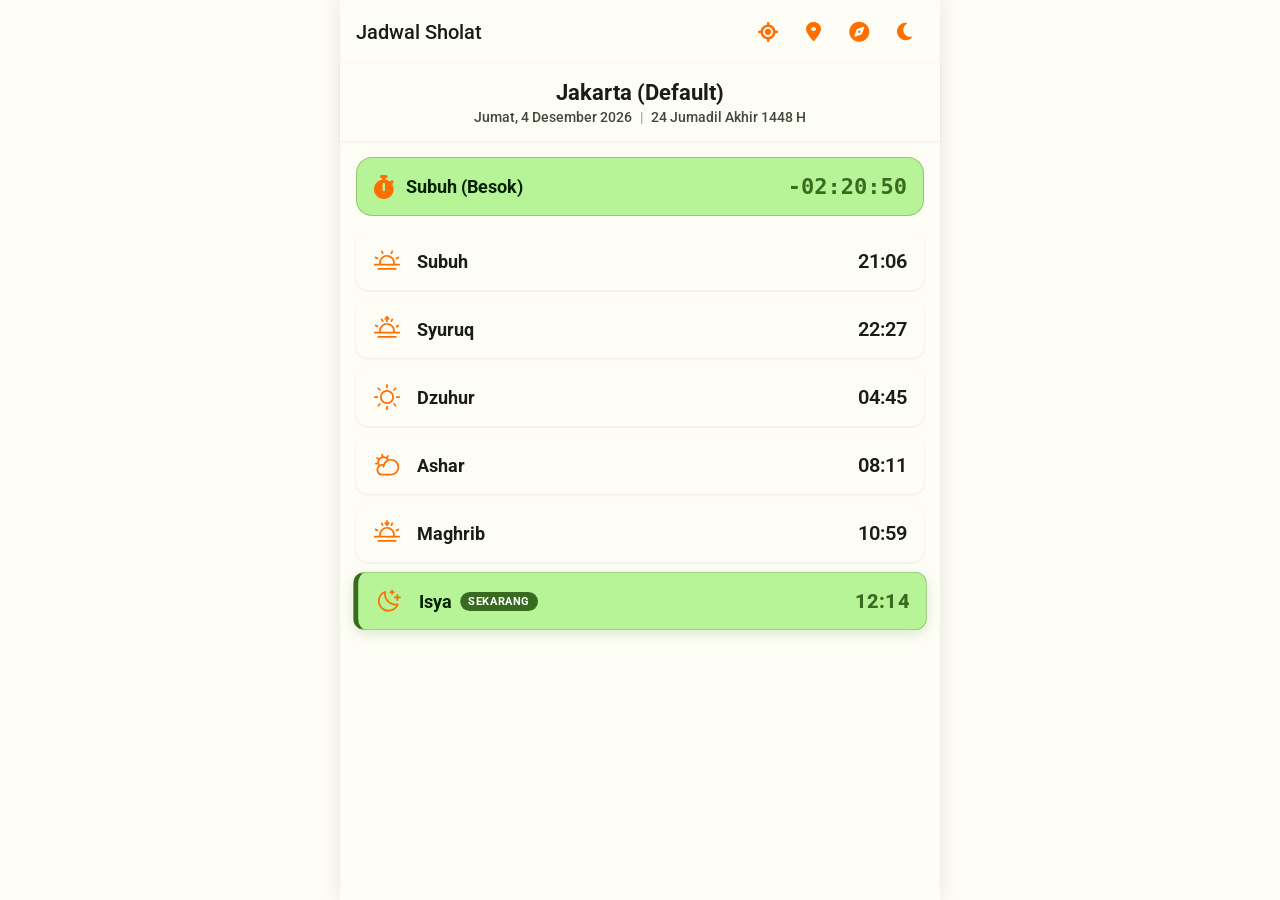
<file: index.html>
<!DOCTYPE html>
<html lang="id">
<head>
    <meta charset="UTF-8">
    <meta name="viewport" content="width=device-width, initial-scale=1.0, maximum-scale=1.0, user-scalable=no">
    <meta name="description" content="Aplikasi Jadwal Sholat Indonesia offline & presisi dengan kalkulasi Kemenag RI, kompas arah kiblat, dan tanggal Hijriah.">
    <meta name="theme-color" content="#386A20">
    <title>Jadwal Sholat Indonesia</title>
    <link rel="manifest" href="manifest.json">
    <link rel="apple-touch-icon" href="icons/icon-192.svg">
    <link rel="stylesheet" href="css/style.css">
    <!-- Font Awesome for AppBar icons -->
    <link rel="stylesheet" href="https://cdnjs.cloudflare.com/ajax/libs/font-awesome/6.4.0/css/all.min.css">
    <link href="https://fonts.googleapis.com/css2?family=Roboto:wght@400;500;700;900&display=swap" rel="stylesheet">
    <script src="js/adhan.js"></script>
</head>
<body>
    <div id="app">
        <header class="app-bar">
            <h1>Jadwal Sholat</h1>
            <div class="actions">
                <button id="btn-gps" title="Gunakan GPS"><i class="fas fa-location-crosshairs"></i></button>
                <button id="btn-manual" title="Pilih Kota Manual"><i class="fas fa-location-dot"></i></button>
                <button id="btn-qibla" title="Arah Kiblat"><i class="fas fa-compass"></i></button>
                <button id="btn-theme" title="Ganti Tema"><i class="fas fa-moon"></i></button>
            </div>
        </header>

        <main id="content" class="hidden">
            <div class="info-header">
                <h2 id="city-name">Memuat Lokasi...</h2>
                <div class="date-row">
                    <span id="gregorian-date"></span>
                    <span class="divider">|</span>
                    <span id="hijri-date"></span>
                </div>
            </div>

            <div id="countdown-widget" class="countdown-card hidden">
                <i class="fas fa-stopwatch countdown-icon"></i>
                <span id="next-prayer-name" class="next-prayer">Menuju...</span>
                <span class="spacer"></span>
                <span id="countdown-timer" class="timer">00:00:00</span>
            </div>

            <div id="prayer-list" class="prayer-list">
                <!-- Prayer cards will be injected here -->
            </div>
        </main>

        <div id="loading" class="loading">
            <div class="spinner"></div>
            <p>Memuat Jadwal Sholat...</p>
        </div>
    </div>

    <!-- Modal Cari Kota -->
    <div id="city-modal" class="modal-overlay hidden">
        <div class="modal-card">
            <div class="modal-header">
                <h3><i class="fas fa-city"></i> Pilih Kota</h3>
                <button id="btn-close-modal" class="btn-close" title="Tutup"><i class="fas fa-xmark"></i></button>
            </div>
            <form id="city-form" class="modal-body">
                <div class="input-group">
                    <input type="text" id="city-input" placeholder="Ketik nama kota (misal: Bandung)" autocomplete="off" required />
                    <button type="submit" class="btn-primary"><i class="fas fa-search"></i> Cari</button>
                </div>
                <div class="quick-cities">
                    <span class="quick-title">Kota Populer:</span>
                    <div class="chips-container">
                        <button type="button" class="chip-btn" data-city="Jakarta">Jakarta</button>
                        <button type="button" class="chip-btn" data-city="Bandung">Bandung</button>
                        <button type="button" class="chip-btn" data-city="Surabaya">Surabaya</button>
                        <button type="button" class="chip-btn" data-city="Yogyakarta">Yogyakarta</button>
                        <button type="button" class="chip-btn" data-city="Medan">Medan</button>
                        <button type="button" class="chip-btn" data-city="Makassar">Makassar</button>
                    </div>
                </div>
            </form>
        </div>
    </div>

    <!-- Modal Arah Kiblat -->
    <div id="qibla-modal" class="modal-overlay hidden">
        <div class="modal-card">
            <div class="modal-header">
                <h3><i class="fas fa-compass"></i> Arah Kiblat</h3>
                <button id="btn-close-qibla" class="btn-close" title="Tutup"><i class="fas fa-xmark"></i></button>
            </div>
            <div class="modal-body qibla-body">
                <div class="qibla-info">
                    <span id="qibla-degree" class="qibla-degree">--°</span>
                    <span id="qibla-direction-text" class="qibla-label">--</span>
                </div>
                <div class="compass-wrapper">
                    <div class="crosshair-v" title="Garis Acuan Vertikal Layar"></div>
                    <div class="crosshair-h" title="Garis Acuan Horisontal Layar"></div>
                    <div class="crosshair-center"></div>
                    <div id="compass-dial" class="compass-dial">
                        <span class="compass-mark north">U <small>0°</small></span>
                        <span class="compass-mark east">T <small>90°</small></span>
                        <span class="compass-mark south">S <small>180°</small></span>
                        <span class="compass-mark west">B <small>270°</small></span>
                        <div id="qibla-pointer-line" class="qibla-pointer-line"></div>
                        <div id="kaaba-pointer" class="kaaba-pointer" title="Ka'bah">
                            <i class="fas fa-kaaba"></i>
                        </div>
                    </div>
                </div>
                <div class="sensor-toggle-container">
                    <label class="toggle-label">
                        <input type="checkbox" id="chk-live-compass">
                        <span>Gunakan Sensor Kompas HP (Live)</span>
                    </label>
                </div>
                <p class="qibla-hint"><i class="fas fa-circle-info"></i> Mode Statis: Utara (0°/Atas), Timur (90°/Kanan), Selatan (180°/Bawah), Barat (270°/Kiri).</p>
            </div>
        </div>
    </div>

    <script src="js/app.js?v=3"></script>
</body>
</html>
</file>
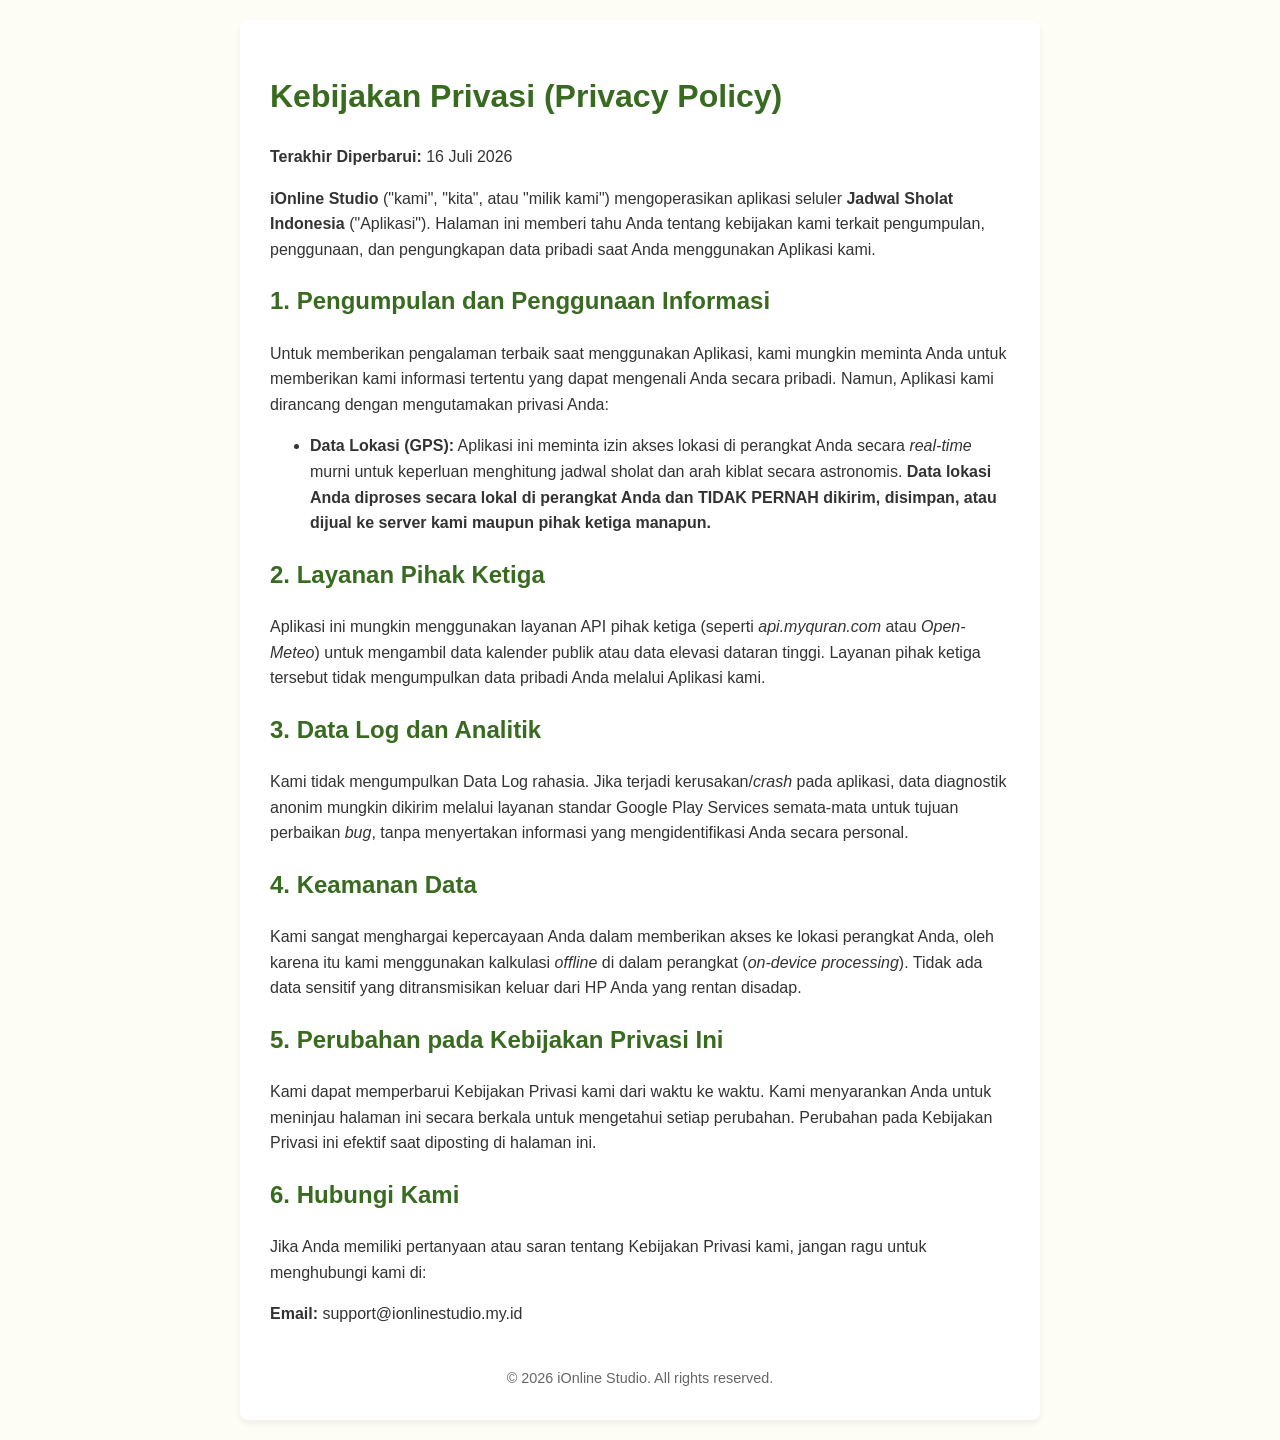
<file: privacy-policy.html>
<!DOCTYPE html>
<html lang="id">
<head>
    <meta charset="UTF-8">
    <meta name="viewport" content="width=device-width, initial-scale=1.0">
    <title>Privacy Policy - Jadwal Sholat Indonesia</title>
    <style>
        body {
            font-family: 'Segoe UI', Tahoma, Geneva, Verdana, sans-serif;
            line-height: 1.6;
            color: #333;
            max-width: 800px;
            margin: 0 auto;
            padding: 20px;
            background-color: #fdfdf5;
        }
        h1, h2 {
            color: #386a20;
        }
        .container {
            background-color: #fff;
            padding: 30px;
            border-radius: 8px;
            box-shadow: 0 4px 6px rgba(0,0,0,0.05);
        }
        .footer {
            margin-top: 40px;
            font-size: 0.9em;
            color: #666;
            text-align: center;
        }
    </style>
</head>
<body>
    <div class="container">
        <h1>Kebijakan Privasi (Privacy Policy)</h1>
        <p><strong>Terakhir Diperbarui:</strong> 16 Juli 2026</p>

        <p><strong>iOnline Studio</strong> ("kami", "kita", atau "milik kami") mengoperasikan aplikasi seluler <strong>Jadwal Sholat Indonesia</strong> ("Aplikasi"). Halaman ini memberi tahu Anda tentang kebijakan kami terkait pengumpulan, penggunaan, dan pengungkapan data pribadi saat Anda menggunakan Aplikasi kami.</p>

        <h2>1. Pengumpulan dan Penggunaan Informasi</h2>
        <p>Untuk memberikan pengalaman terbaik saat menggunakan Aplikasi, kami mungkin meminta Anda untuk memberikan kami informasi tertentu yang dapat mengenali Anda secara pribadi. Namun, Aplikasi kami dirancang dengan mengutamakan privasi Anda:</p>
        <ul>
            <li><strong>Data Lokasi (GPS):</strong> Aplikasi ini meminta izin akses lokasi di perangkat Anda secara <em>real-time</em> murni untuk keperluan menghitung jadwal sholat dan arah kiblat secara astronomis. <strong>Data lokasi Anda diproses secara lokal di perangkat Anda dan TIDAK PERNAH dikirim, disimpan, atau dijual ke server kami maupun pihak ketiga manapun.</strong></li>
        </ul>

        <h2>2. Layanan Pihak Ketiga</h2>
        <p>Aplikasi ini mungkin menggunakan layanan API pihak ketiga (seperti <em>api.myquran.com</em> atau <em>Open-Meteo</em>) untuk mengambil data kalender publik atau data elevasi dataran tinggi. Layanan pihak ketiga tersebut tidak mengumpulkan data pribadi Anda melalui Aplikasi kami.</p>

        <h2>3. Data Log dan Analitik</h2>
        <p>Kami tidak mengumpulkan Data Log rahasia. Jika terjadi kerusakan/<em>crash</em> pada aplikasi, data diagnostik anonim mungkin dikirim melalui layanan standar Google Play Services semata-mata untuk tujuan perbaikan <em>bug</em>, tanpa menyertakan informasi yang mengidentifikasi Anda secara personal.</p>

        <h2>4. Keamanan Data</h2>
        <p>Kami sangat menghargai kepercayaan Anda dalam memberikan akses ke lokasi perangkat Anda, oleh karena itu kami menggunakan kalkulasi <em>offline</em> di dalam perangkat (<em>on-device processing</em>). Tidak ada data sensitif yang ditransmisikan keluar dari HP Anda yang rentan disadap.</p>

        <h2>5. Perubahan pada Kebijakan Privasi Ini</h2>
        <p>Kami dapat memperbarui Kebijakan Privasi kami dari waktu ke waktu. Kami menyarankan Anda untuk meninjau halaman ini secara berkala untuk mengetahui setiap perubahan. Perubahan pada Kebijakan Privasi ini efektif saat diposting di halaman ini.</p>

        <h2>6. Hubungi Kami</h2>
        <p>Jika Anda memiliki pertanyaan atau saran tentang Kebijakan Privasi kami, jangan ragu untuk menghubungi kami di:</p>
        <p><strong>Email:</strong> support@ionlinestudio.my.id</p>

        <div class="footer">
            &copy; 2026 iOnline Studio. All rights reserved.
        </div>
    </div>
</body>
</html>
</file>
<file: css/style.css>
:root {
    --header-bg: #386A20;
    --header-text: #FFFFFF;
    --primary: #386A20;
    --on-primary: #FFFFFF;
    --primary-container: #B7F397;
    --on-primary-container: #042100;
    --secondary: #FF6F00;
    --orange-icon: #FF6F00;
    --on-secondary: #FFFFFF;
    --secondary-container: #FFDCC8;
    --on-secondary-container: #341000;
    --surface: #FDFDF5;
    --background: #FDFDF5;
    --surface-variant: #DFE4D7;
    --outline: #74796D;
    --text-primary: #1A1C18;
    --text-secondary: #43483E;
}

[data-theme="dark"] {
    --header-bg: #205108;
    --header-text: #B7F397;
    --primary: #86DB60;
    --on-primary: #0A3900;
    --primary-container: #205108;
    --on-primary-container: #B7F397;
    --secondary: #FFA726;
    --orange-icon: #FFA726;
    --on-secondary: #542100;
    --secondary-container: #783200;
    --on-secondary-container: #FFDCC8;
    --surface: #1E221B;
    --background: #121411;
    --surface-variant: #2A3026;
    --outline: #8E9386;
    --text-primary: #E2E3DD;
    --text-secondary: #C3C8BC;
}


* {
    box-sizing: border-box;
    margin: 0;
    padding: 0;
    font-family: 'Roboto', sans-serif;
}

body {
    background-color: var(--background);
    color: var(--text-primary);
    -webkit-font-smoothing: antialiased;
}

#app {
    max-width: 600px;
    margin: 0 auto;
    background-color: var(--background);
    min-height: 100vh;
    display: flex;
    flex-direction: column;
    box-shadow: 0 0 20px rgba(0,0,0,0.1);
    position: relative;
}

.app-bar {
    background-color: transparent;
    color: var(--text-primary);
    height: 64px;
    display: flex;
    align-items: center;
    justify-content: space-between;
    padding: 0 16px;
    box-shadow: none;
    z-index: 10;
}

.app-bar h1 {
    font-size: 20px;
    font-weight: 500;
    color: var(--text-primary);
}

.app-bar .actions button {
    background: none;
    border: none;
    color: var(--orange-icon);
    font-size: 20px;
    padding: 12px;
    cursor: pointer;
    border-radius: 50%;
    transition: background-color 0.2s;
}

.app-bar .actions button:hover {
    background-color: var(--surface-variant);
}

.hidden {
    display: none !important;
}

.info-header {
    background-color: var(--surface);
    color: var(--text-primary);
    padding: 16px;
    border-bottom-left-radius: 0;
    border-bottom-right-radius: 0;
    text-align: center;
    box-shadow: 0 1px 3px rgba(0,0,0,0.08);
}

.info-header h2 {
    font-size: 22px;
    font-weight: 700;
    color: var(--text-primary);
    margin-bottom: 4px;
}

.date-row {
    font-size: 14px;
    color: var(--text-secondary);
    font-weight: 500;
    display: flex;
    justify-content: center;
    align-items: center;
    gap: 8px;
}

.divider {
    color: var(--text-secondary);
    opacity: 0.5;
}

.countdown-card {
    background-color: var(--primary-container);
    border: 1px solid #386A204D;
    border-radius: 16px;
    padding: 16px;
    margin: 16px;
    display: flex;
    align-items: center;
}

.countdown-icon {
    font-size: 24px;
    color: var(--orange-icon);
    margin-right: 12px;
}

.next-prayer {
    font-size: 18px;
    font-weight: 700;
    color: var(--on-primary-container);
}

.spacer {
    flex-grow: 1;
}

.timer {
    font-size: 22px;
    font-weight: 900;
    font-family: monospace;
    color: var(--primary);
}

.prayer-list {
    padding: 0 16px 16px 16px;
    flex-grow: 1;
    overflow-y: auto;
}

.prayer-card {
    background-color: var(--surface);
    border-radius: 12px;
    padding: 14px 16px;
    margin-bottom: 10px;
    display: flex;
    align-items: center;
    box-shadow: 0 1px 3px rgba(0,0,0,0.08);
    transition: transform 0.2s, box-shadow 0.2s, background-color 0.2s;
    border: 1px solid transparent;
}

.prayer-card.active {
    background-color: var(--primary-container);
    border: 1px solid #386A204D;
    border-left: 5px solid var(--primary);
    box-shadow: 0 4px 12px rgba(56, 106, 32, 0.15);
    transform: scale(1.01);
}

.prayer-card.active .prayer-name {
    color: var(--on-primary-container);
}

.prayer-card.active .prayer-time {
    color: var(--primary);
    font-weight: 800;
}

.active-badge {
    font-size: 11px;
    font-weight: 700;
    background-color: var(--primary);
    color: var(--on-primary);
    padding: 3px 8px;
    border-radius: 12px;
    margin-left: 8px;
    letter-spacing: 0.5px;
    text-transform: uppercase;
}

.prayer-icon {
    color: var(--secondary);
    margin-right: 16px;
    display: flex;
    align-items: center;
}

.prayer-icon svg {
    width: 28px;
    height: 28px;
}

.prayer-name {
    font-size: 18px;
    font-weight: 700;
    flex-grow: 1;
    display: flex;
    align-items: center;
}

.prayer-time {
    font-size: 20px;
    font-weight: 600;
}

/* Modal Dialog */
.modal-overlay {
    position: fixed;
    top: 0;
    left: 0;
    right: 0;
    bottom: 0;
    background-color: rgba(0, 0, 0, 0.5);
    backdrop-filter: blur(4px);
    display: flex;
    align-items: center;
    justify-content: center;
    z-index: 100;
    padding: 16px;
    animation: fadeIn 0.2s ease-out;
}

.modal-card {
    background-color: var(--surface);
    width: 100%;
    max-width: 440px;
    border-radius: 20px;
    box-shadow: 0 10px 25px rgba(0, 0, 0, 0.2);
    overflow: hidden;
    animation: slideUp 0.25s ease-out;
}

.modal-header {
    background-color: var(--primary);
    color: var(--on-primary);
    padding: 16px 20px;
    display: flex;
    align-items: center;
    justify-content: space-between;
}

.modal-header h3 {
    font-size: 18px;
    font-weight: 600;
    display: flex;
    align-items: center;
    gap: 8px;
}

.btn-close {
    background: transparent;
    border: none;
    color: var(--on-primary);
    font-size: 20px;
    cursor: pointer;
    width: 32px;
    height: 32px;
    border-radius: 50%;
    display: flex;
    align-items: center;
    justify-content: center;
    transition: background-color 0.2s;
}

.btn-close:hover {
    background-color: rgba(255, 255, 255, 0.2);
}

.modal-body {
    padding: 20px;
}

.input-group {
    display: flex;
    gap: 8px;
    margin-bottom: 20px;
}

.input-group input {
    flex-grow: 1;
    padding: 12px 16px;
    border: 1.5px solid var(--outline);
    border-radius: 10px;
    font-size: 15px;
    outline: none;
    transition: border-color 0.2s;
}

.input-group input:focus {
    border-color: var(--primary);
}

.btn-primary {
    background-color: var(--primary);
    color: var(--on-primary);
    border: none;
    border-radius: 10px;
    padding: 12px 18px;
    font-weight: 600;
    font-size: 14px;
    cursor: pointer;
    display: flex;
    align-items: center;
    gap: 6px;
    transition: background-color 0.2s;
}

.btn-primary:hover {
    background-color: #2e571a;
}

.quick-cities {
    display: flex;
    flex-direction: column;
    gap: 8px;
}

.quick-title {
    font-size: 13px;
    color: var(--text-secondary);
    font-weight: 500;
}

.chips-container {
    display: flex;
    flex-wrap: wrap;
    gap: 8px;
}

.chip-btn {
    background-color: var(--surface-variant);
    color: var(--text-primary);
    border: none;
    padding: 8px 14px;
    border-radius: 20px;
    font-size: 13px;
    font-weight: 500;
    cursor: pointer;
    transition: background-color 0.2s, transform 0.1s;
}

.chip-btn:hover {
    background-color: var(--primary-container);
    color: var(--on-primary-container);
    transform: translateY(-1px);
}

/* Animations */
@keyframes fadeIn {
    from { opacity: 0; }
    to { opacity: 1; }
}

@keyframes slideUp {
    from { opacity: 0; transform: translateY(20px); }
    to { opacity: 1; transform: translateY(0); }
}

/* Loading */
.loading {
    position: absolute;
    top: 50%;
    left: 50%;
    transform: translate(-50%, -50%);
    text-align: center;
    color: var(--primary);
}

.spinner {
    border: 4px solid #386A2033;
    border-top: 4px solid var(--primary);
    border-radius: 50%;
    width: 40px;
    height: 40px;
    animation: spin 1s linear infinite;
    margin: 0 auto 16px auto;
}

@keyframes spin {
    0% { transform: rotate(0deg); }
    100% { transform: rotate(360deg); }
}
/* Qibla Compass Modal */
.qibla-body {
    display: flex;
    flex-direction: column;
    align-items: center;
    padding: 24px;
}

.qibla-info {
    display: flex;
    flex-direction: column;
    align-items: center;
    margin-bottom: 20px;
}

.qibla-degree {
    font-size: 36px;
    font-weight: 900;
    color: var(--primary);
    line-height: 1;
}

.qibla-label {
    font-size: 14px;
    color: var(--text-secondary);
    margin-top: 4px;
}

.compass-wrapper {
    position: relative;
    width: 220px;
    height: 220px;
    margin: 10px 0 24px 0;
}

.compass-dial {
    width: 100%;
    height: 100%;
    border-radius: 50%;
    background-color: var(--surface-variant);
    border: 6px solid var(--primary);
    position: relative;
    box-shadow: 0 4px 12px rgba(0,0,0,0.15);
    transition: transform 0.3s cubic-bezier(0.25, 1, 0.5, 1);
    overflow: hidden;
}

.crosshair-v {
    position: absolute;
    top: -12px;
    bottom: -12px;
    left: 50%;
    width: 2px;
    margin-left: -1px;
    background-color: var(--primary);
    opacity: 0.5;
    pointer-events: none;
    z-index: 10;
}

.crosshair-h {
    position: absolute;
    left: -12px;
    right: -12px;
    top: 50%;
    height: 2px;
    margin-top: -1px;
    background-color: var(--primary);
    opacity: 0.5;
    pointer-events: none;
    z-index: 10;
}

.crosshair-center {
    position: absolute;
    top: 50%;
    left: 50%;
    width: 8px;
    height: 8px;
    margin-top: -4px;
    margin-left: -4px;
    border-radius: 50%;
    background-color: var(--primary);
    opacity: 0.75;
    pointer-events: none;
    z-index: 11;
}




.compass-mark {
    position: absolute;
    font-weight: 900;
    font-size: 13px;
    color: var(--text-primary);
    display: flex;
    flex-direction: column;
    align-items: center;
    line-height: 1;
}

.compass-mark small {
    font-size: 8px;
    font-weight: 600;
    color: var(--text-secondary);
    margin-top: 1px;
}

.compass-mark.north { top: 6px; left: 50%; transform: translateX(-50%); color: #D32F2F; }
.compass-mark.east { right: 6px; top: 50%; transform: translateY(-50%); }
.compass-mark.south { bottom: 6px; left: 50%; transform: translateX(-50%); }
.compass-mark.west { left: 6px; top: 50%; transform: translateY(-50%); }


.kaaba-pointer {
    position: absolute;
    top: 50%;
    left: 50%;
    width: 32px;
    height: 32px;
    margin-top: -16px;
    margin-left: -16px;
    color: var(--secondary);
    font-size: 22px;
    display: flex;
    align-items: center;
    justify-content: center;
    transform-origin: center center;
    z-index: 5;
    transition: transform 0.3s ease;
}

.qibla-pointer-line {
    position: absolute;
    bottom: 50%;
    left: 50%;
    width: 3px;
    height: 75px;
    margin-left: -1.5px;
    background: linear-gradient(to top, transparent 20%, var(--secondary) 100%);
    transform-origin: bottom center;
    border-radius: 2px;
    z-index: 4;
    transition: transform 0.3s ease;
}


.sensor-toggle-container {
    margin-bottom: 16px;
    background-color: var(--surface-variant);
    padding: 8px 16px;
    border-radius: 20px;
}

.toggle-label {
    display: flex;
    align-items: center;
    gap: 8px;
    font-size: 13px;
    font-weight: 500;
    color: var(--text-primary);
    cursor: pointer;
}

.toggle-label input {
    accent-color: var(--primary);
    width: 16px;
    height: 16px;
    cursor: pointer;
}

.qibla-hint {
    font-size: 12px;
    color: var(--text-secondary);
    text-align: center;
    line-height: 1.4;
    background-color: var(--surface-variant);
    padding: 10px 14px;
    border-radius: 10px;
}
</file>
